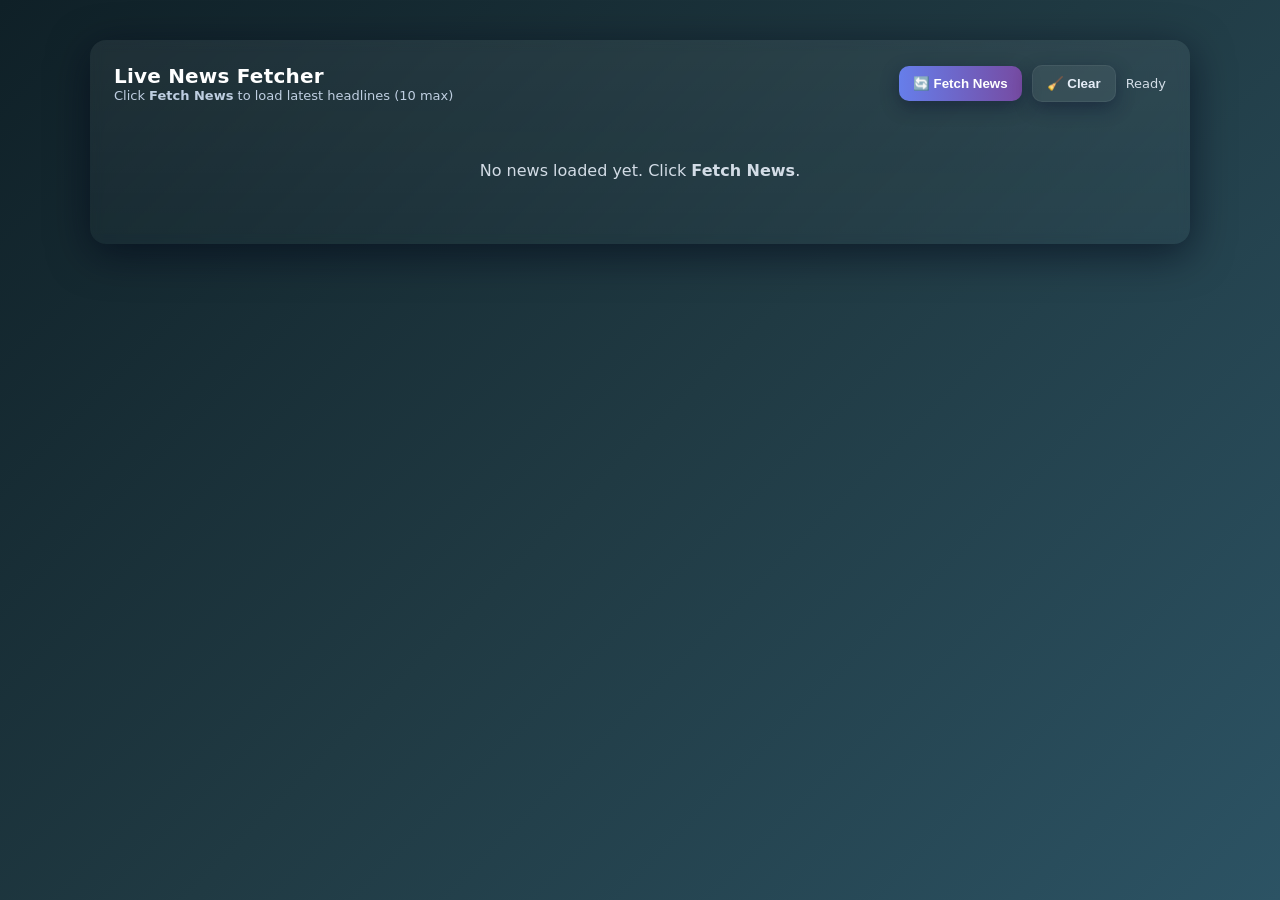
<file: news-api/index.html>
<!DOCTYPE html>
<html lang="en">
<head>
  <meta charset="utf-8" />
  <meta name="viewport" content="width=device-width,initial-scale=1" />
  <title>News Fetcher — Cards</title>
  <link rel="stylesheet" href="style.css" />
</head>
<body>
  <div class="container" role="main">
    <header>
      <div>
        <h1>Live News Fetcher</h1>
        <p>Click <strong>Fetch News</strong> to load latest headlines (10 max)</p>
      </div>

      <div class="controls" aria-hidden="false">
        <button id="fetchBtn" class="btn btn-primary">🔄 Fetch News</button>
        <button id="clearBtn" class="btn btn-ghost">🧹 Clear</button>
        <div id="status" class="status">Ready</div>
      </div>
    </header>

    <section id="results" aria-live="polite">
      <div class="empty">No news loaded yet. Click <strong>Fetch News</strong>.</div>
    </section>
  </div>

  <script src="script.js"></script>
</body>
</html>
</file>
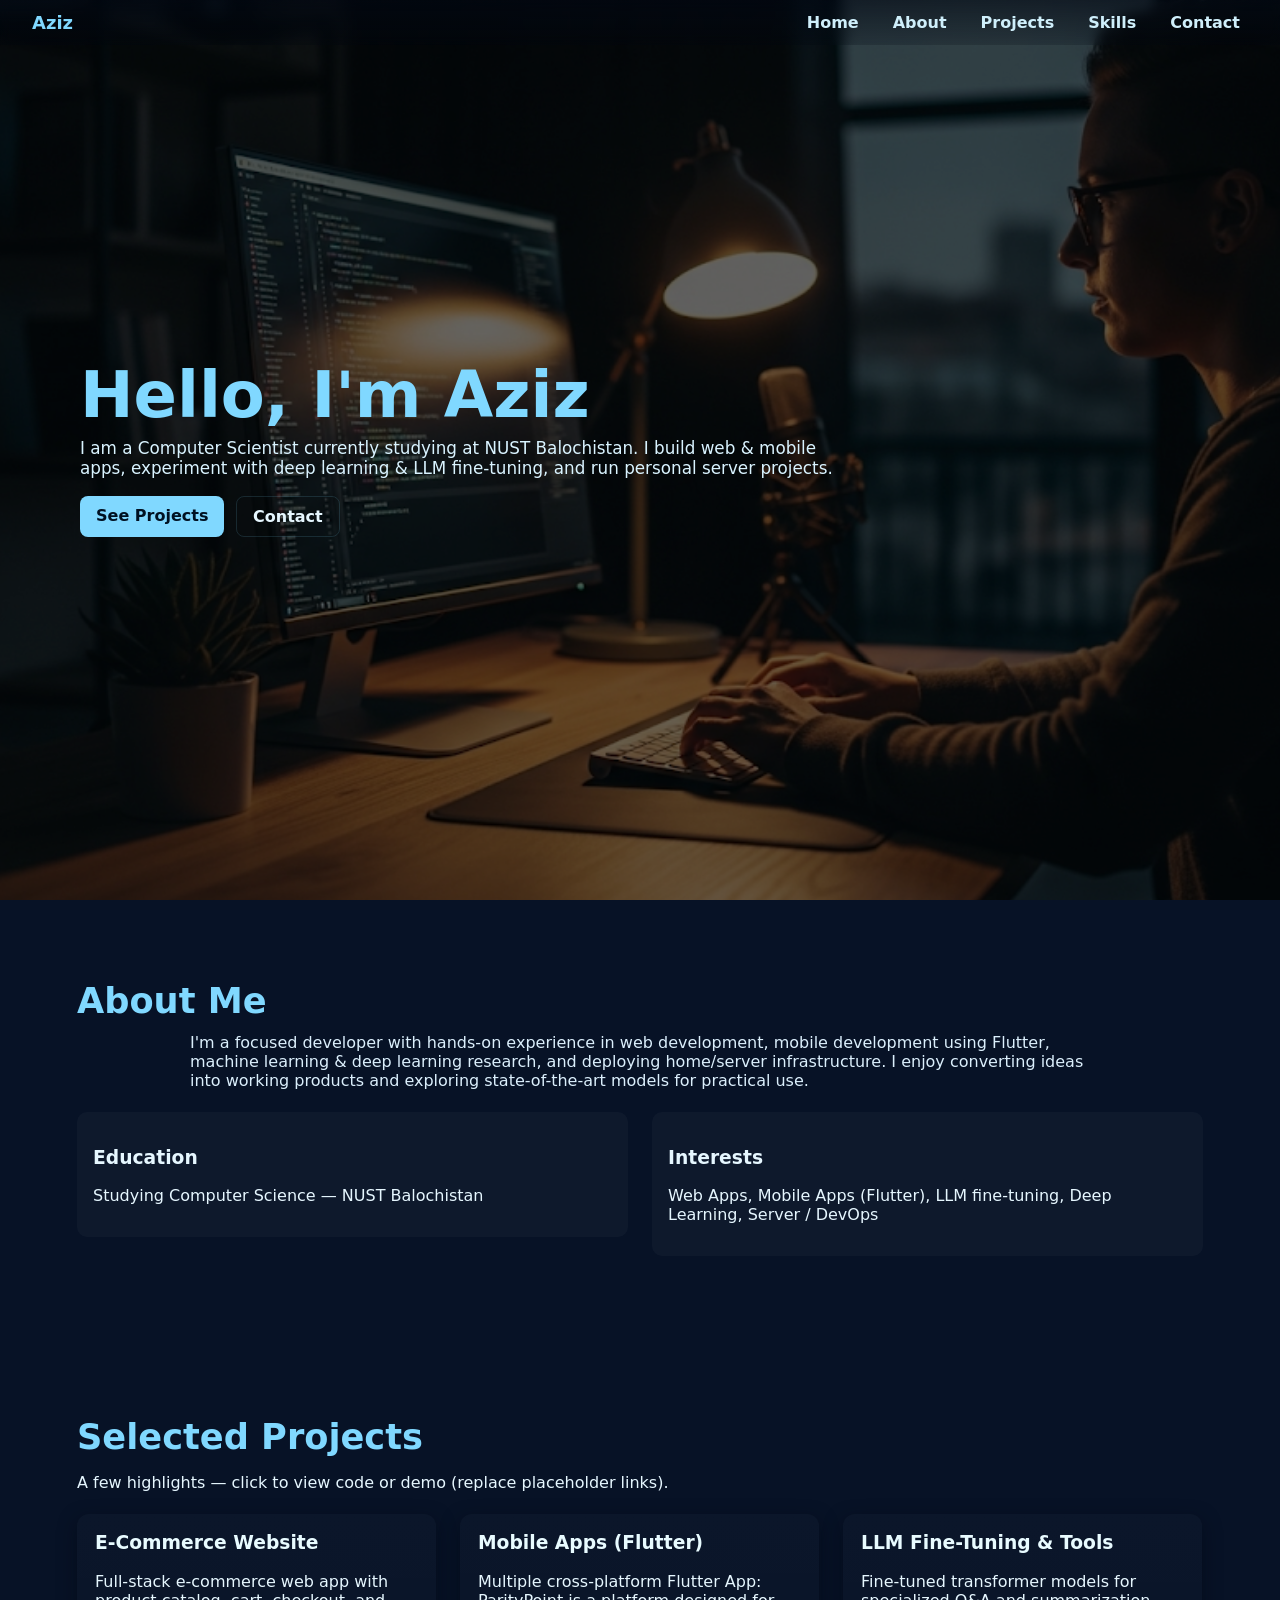
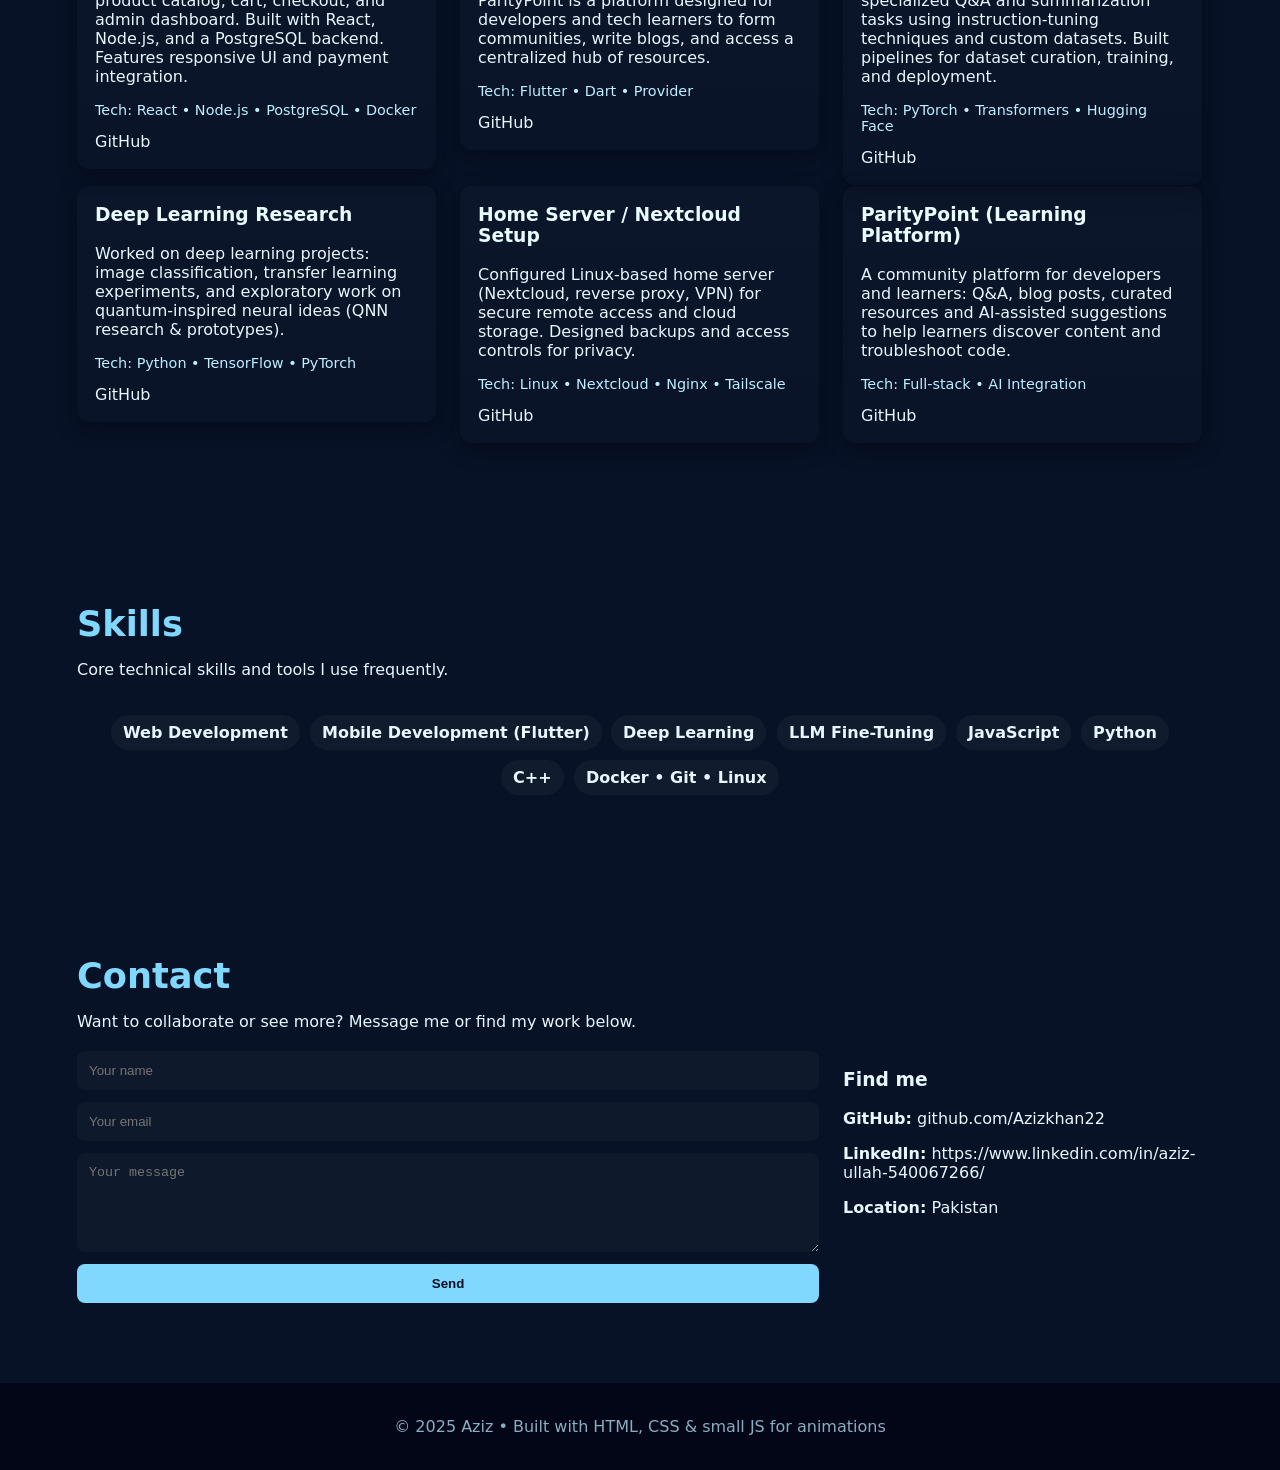
<file: portfolio/index.html>
<!DOCTYPE html>
<html lang="en">

<head>
    <meta charset="utf-8" />
    <meta name="viewport" content="width=device-width,initial-scale=1" />
    <title>Aziz — Portfolio</title>
    <link rel="stylesheet" href="style.css" />
</head>

<body>
    <header class="header" id="home">
        <nav class="navbar">
            <div class="nav-brand">
                <a href="#home" class="brand animate" data-anim="left">Aziz</a>
            </div>
            <ul class="nav-links">
                <li><a href="#home" class="animate" data-anim="up">Home</a></li>
                <li><a href="#about" class="animate" data-anim="up">About</a></li>
                <li><a href="#projects" class="animate" data-anim="up">Projects</a></li>
                <li><a href="#skills" class="animate" data-anim="up">Skills</a></li>
                <li><a href="#contact" class="animate" data-anim="up">Contact</a></li>
            </ul>
        </nav>

        <div class="hero-img">
            <img src="hero.png" alt="Hero background" />
        </div>

        <div class="hero-content">
            <h1 class="hero-title animate" data-anim="left">Hello, I'm Aziz</h1>
            <p class="hero-sub animate" data-anim="right">
                I am a Computer Scientist currently studying at NUST Balochistan. I build web & mobile apps,
                experiment with deep learning & LLM fine-tuning, and run personal server projects.
            </p>

            <div class="hero-cta">
                <a class="btn animate" data-anim="up" href="#projects">See Projects</a>
                <a class="btn ghost animate" data-anim="up" href="#contact">Contact</a>
            </div>
        </div>
    </header>

    <section id="about" class="section about">
        <div class="container">
            <h2 class="animate" data-anim="left">About Me</h2>
            <p class="lead animate" data-anim="right">
                I'm a focused developer with hands-on experience in web development, mobile development using Flutter,
                machine learning & deep learning research, and deploying home/server infrastructure. I enjoy converting
                ideas into working products and exploring state-of-the-art models for practical use.
            </p>
            <div class="row" style="margin-top:22px;">
                <div class="col-6">
                    <div class="card animate" data-anim="left">
                        <h3>Education</h3>
                        <p>Studying Computer Science — NUST Balochistan</p>
                    </div>
                </div>
                <div class="col-6">
                    <div class="card animate" data-anim="right">
                        <h3>Interests</h3>
                        <p>Web Apps, Mobile Apps (Flutter), LLM fine-tuning, Deep Learning, Server / DevOps</p>
                    </div>
                </div>
            </div>
        </div>
    </section>

    <section id="projects" class="section projects">
        <div class="container">
            <h2 class="animate" data-anim="left">Selected Projects</h2>
            <p class="animate" data-anim="right">A few highlights — click to view code or demo (replace placeholder links).</p>
            <div class="row" style="margin-top:22px;">
                <div class="col-4">
                    <article class="project-card animate" data-anim="left">
                        <h3>E-Commerce Website</h3>
                        <p>Full-stack e-commerce web app with product catalog, cart, checkout, and admin dashboard. Built with React, Node.js, and a PostgreSQL backend. Features responsive UI and payment integration.</p>
                        <p class="meta">Tech: React • Node.js • PostgreSQL • Docker</p>
                        <a class="link" href="https://github.com/Azizkhan22/react-app" target="_blank" rel="noopener">GitHub</a>
                    </article>
                </div>
                <div class="col-4">
                    <article class="project-card animate" data-anim="up">
                        <h3>Mobile Apps (Flutter)</h3>
                        <p>Multiple cross-platform Flutter App: ParityPoint is a platform designed for developers and tech learners to form communities, write blogs, and access a centralized hub of resources.</p>
                        <p class="meta">Tech: Flutter • Dart • Provider</p>
                        <a class="link" href="https://github.com/Azizkhan22/ParityPoint-MobileApp" target="_blank" rel="noopener">GitHub</a>
                    </article>
                </div>
                <div class="col-4">
                    <article class="project-card animate" data-anim="right">
                        <h3>LLM Fine-Tuning & Tools</h3>
                        <p>Fine-tuned transformer models for specialized Q&A and summarization tasks using instruction-tuning techniques and custom datasets. Built pipelines for dataset curation, training, and deployment.</p>
                        <p class="meta">Tech: PyTorch • Transformers • Hugging Face</p>
                        <a class="link" href="https://github.com/Azizkhan22" target="_blank" rel="noopener">GitHub</a>
                    </article>
                </div>
                <div class="col-4">
                    <article class="project-card animate" data-anim="left">
                        <h3>Deep Learning Research</h3>
                        <p>Worked on deep learning projects: image classification, transfer learning experiments, and exploratory work on quantum-inspired neural ideas (QNN research & prototypes).</p>
                        <p class="meta">Tech: Python • TensorFlow • PyTorch</p>
                        <a class="link" href="https://github.com/Azizkhan22/Kaggel-dataset-English-fake-news-NN-model" target="_blank" rel="noopener">GitHub</a>
                    </article>
                </div>
                <div class="col-4">
                    <article class="project-card animate" data-anim="up">
                        <h3>Home Server / Nextcloud Setup</h3>
                        <p>Configured Linux-based home server (Nextcloud, reverse proxy, VPN) for secure remote access and cloud storage. Designed backups and access controls for privacy.</p>
                        <p class="meta">Tech: Linux • Nextcloud • Nginx • Tailscale</p>
                        <a class="link" href="https://github.com/Azizkhan22/Kaggel-dataset-English-fake-news-NN-model" target="_blank" rel="noopener">GitHub</a>
                    </article>
                </div>
                <div class="col-4">
                    <article class="project-card animate" data-anim="right">
                        <h3>ParityPoint (Learning Platform)</h3>
                        <p>A community platform for developers and learners: Q&A, blog posts, curated resources and AI-assisted suggestions to help learners discover content and troubleshoot code.</p>
                        <p class="meta">Tech: Full-stack • AI Integration</p>
                        <a class="link" href="https://github.com/your-username/paritypoint" target="_blank" rel="noopener">GitHub</a>
                    </article>
                </div>
            </div>
        </div>
    </section>

    <section id="skills" class="section skills">
        <div class="container">
            <h2 class="animate" data-anim="left">Skills</h2>
            <p class="animate" data-anim="right">Core technical skills and tools I use frequently.</p>
            <div class="row" style="margin-top:18px;">
                <div class="col-12">
                    <div class="skills-list">
                        <span class="skill animate" data-anim="up">Web Development</span>
                        <span class="skill animate" data-anim="up" data-delay="50">Mobile Development (Flutter)</span>
                        <span class="skill animate" data-anim="up" data-delay="100">Deep Learning</span>
                        <span class="skill animate" data-anim="up" data-delay="150">LLM Fine-Tuning</span>
                        <span class="skill animate" data-anim="up" data-delay="200">JavaScript</span>
                        <span class="skill animate" data-anim="up" data-delay="250">Python</span>
                        <span class="skill animate" data-anim="up" data-delay="300">C++</span>
                        <span class="skill animate" data-anim="up" data-delay="350">Docker • Git • Linux</span>
                    </div>
                </div>
            </div>
        </div>
    </section>

    <section id="contact" class="section contact">
        <div class="container">
            <h2 class="animate" data-anim="left">Contact</h2>
            <p class="animate" data-anim="right">Want to collaborate or see more? Message me or find my work below.</p>
            <div class="row" style="margin-top:20px; align-items: start;">
                <div class="col-8">
                    <form class="contact-form animate" data-anim="up">
                        <input type="text" name="name" placeholder="Your name" required />
                        <input type="email" name="email" placeholder="Your email" required />
                        <textarea name="message" rows="5" placeholder="Your message" required></textarea>
                        <button type="submit">Send</button>
                    </form>
                </div>
                <div class="col-4">
                    <aside class="contact-info animate" data-anim="right">
                        <h3>Find me</h3>
                        <p>
                            <strong>GitHub:</strong>
                            <a href="https://github.com/Azizkhan22" target="_blank" rel="noopener">github.com/Azizkhan22</a>
                        </p>
                        <p>
                            <strong>LinkedIn:</strong>
                            <a href="https://www.linkedin.com/in/aziz-ullah-540067266/" target="_blank" rel="noopener">https://www.linkedin.com/in/aziz-ullah-540067266/</a>
                        </p>
                        <p><strong>Location:</strong> Pakistan</p>
                    </aside>
                </div>
            </div>
        </div>
    </section>

    <footer class="footer">
        <div class="container">
            <p>© 2025 Aziz • Built with HTML, CSS & small JS for animations</p>
        </div>
    </footer>

    <script>
        (function () {
            const opts = { root: null, rootMargin: '0px', threshold: 0.12 };
            const observer = new IntersectionObserver((entries) => {
                entries.forEach(entry => {
                    if (entry.isIntersecting) {
                        const el = entry.target;

                        const delay = el.dataset.delay ? parseInt(el.dataset.delay) : 0;
                        setTimeout(() => el.classList.add('in-view'), delay);

                        observer.unobserve(el);
                    }
                });
            }, opts);

            document.querySelectorAll('.animate').forEach(el => observer.observe(el));
        })();
    </script>
</body>

</html>
</file>
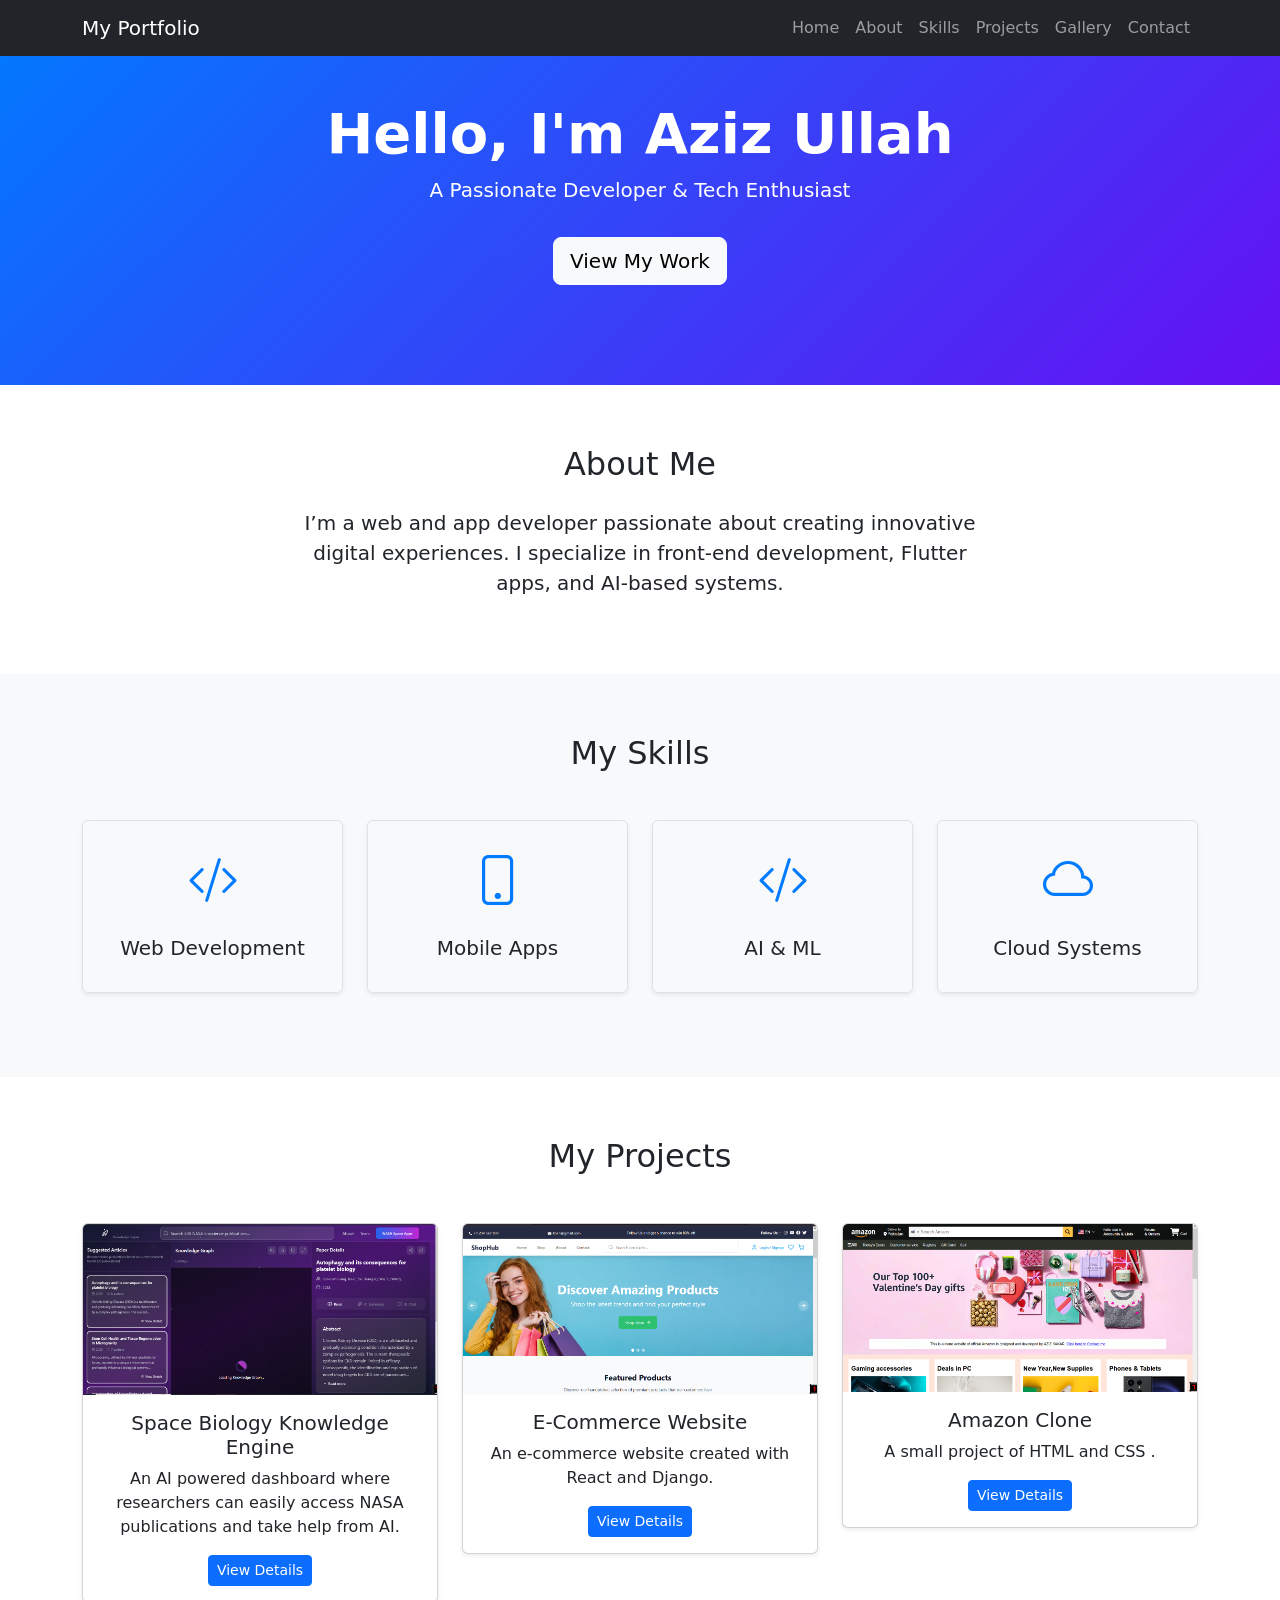
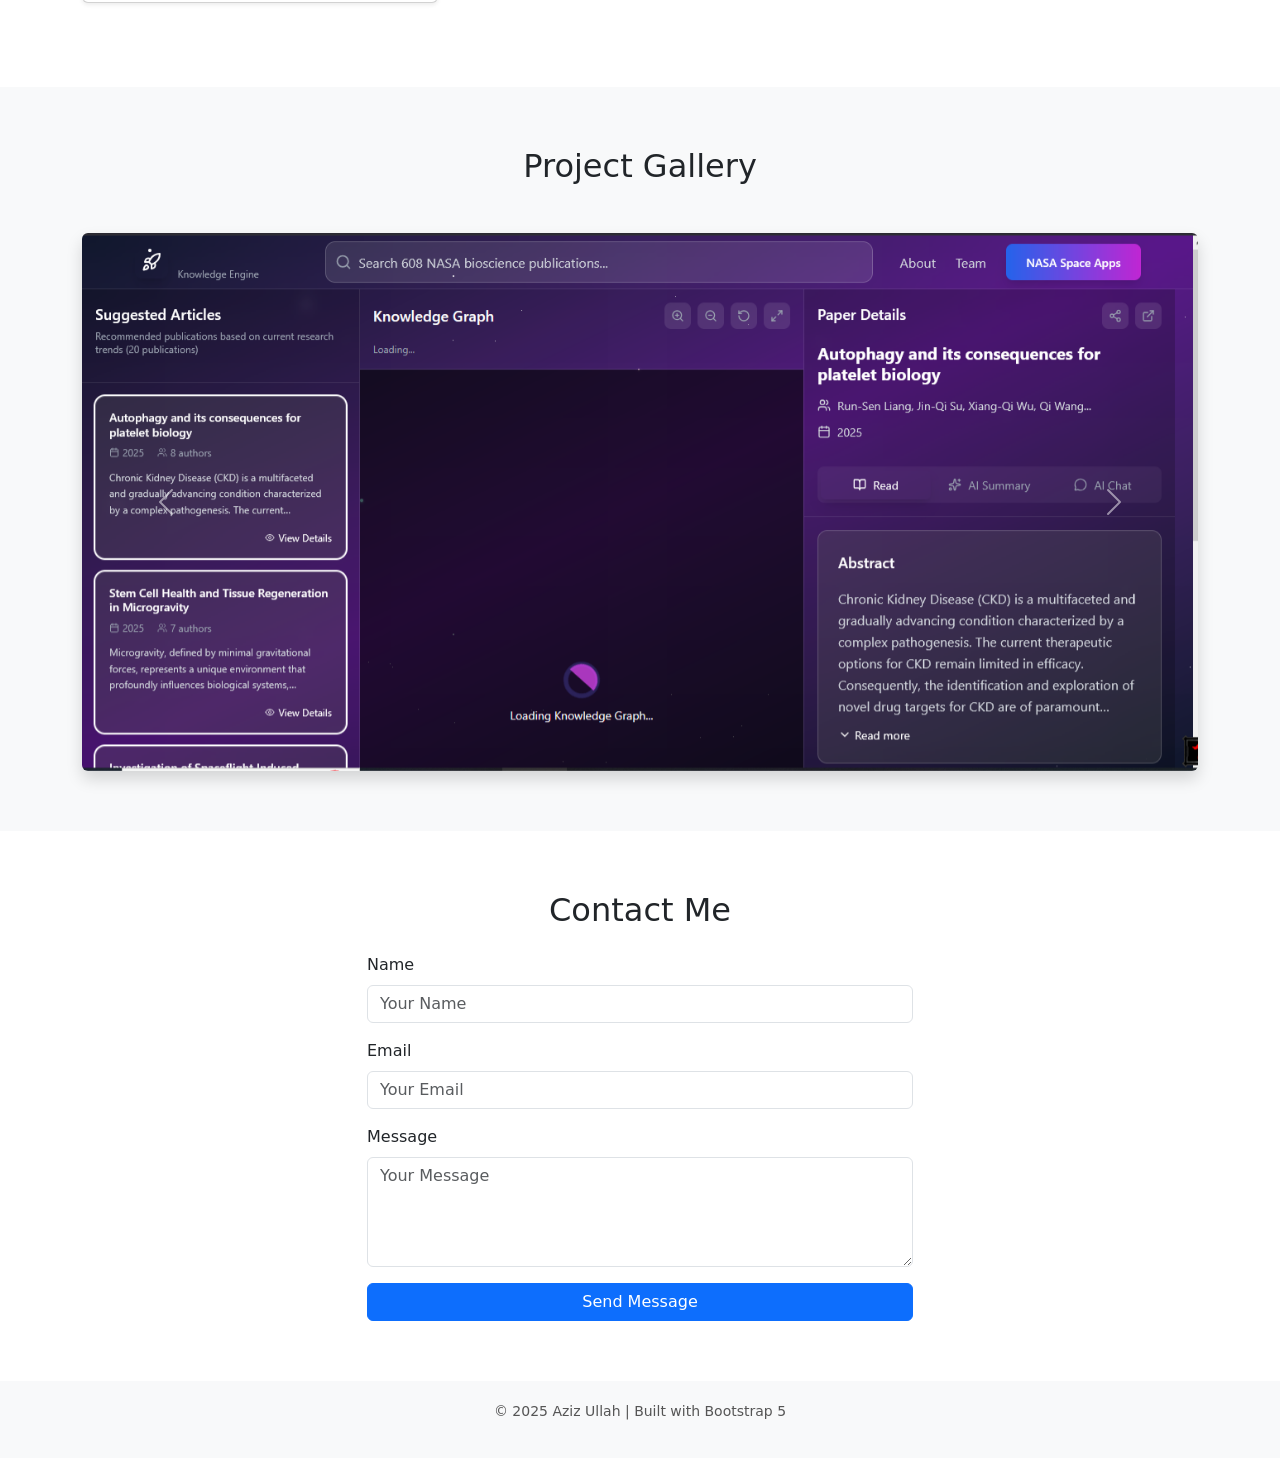
<file: portfolio2/index.html>
<!DOCTYPE html>
<html lang="en">
<head>
  <meta charset="UTF-8" />
  <meta name="viewport" content="width=device-width, initial-scale=1.0" />
  <title>My Portfolio</title>

  <link href="https://cdn.jsdelivr.net/npm/bootstrap@5.3.3/dist/css/bootstrap.min.css" rel="stylesheet">

  <style>
    body {
      scroll-behavior: smooth;
    }
    header {
      background: linear-gradient(135deg, #007bff, #6610f2);
      color: white;
      padding: 100px 0;
      text-align: center;
    }
    section {
      padding: 60px 0;
    }
    .skill-icon {
      font-size: 50px;
      color: #007bff;
    }
    footer {
      background-color: #f8f9fa;
      padding: 20px;
      text-align: center;
      font-size: 14px;
      color: #555;
    }
  </style>
</head>
<body>

  <nav class="navbar navbar-expand-lg navbar-dark bg-dark fixed-top">
    <div class="container">
      <a class="navbar-brand" href="#">My Portfolio</a>
      <button class="navbar-toggler" type="button" data-bs-toggle="collapse" data-bs-target="#navbarNav">
        <span class="navbar-toggler-icon"></span>
      </button>

      <div class="collapse navbar-collapse" id="navbarNav">
        <ul class="navbar-nav ms-auto">
          <li class="nav-item"><a class="nav-link" href="#home">Home</a></li>
          <li class="nav-item"><a class="nav-link" href="#about">About</a></li>
          <li class="nav-item"><a class="nav-link" href="#skills">Skills</a></li>
          <li class="nav-item"><a class="nav-link" href="#projects">Projects</a></li>
          <li class="nav-item"><a class="nav-link" href="#gallery">Gallery</a></li>
          <li class="nav-item"><a class="nav-link" href="#contact">Contact</a></li>
        </ul>
      </div>
    </div>
  </nav>

  <header id="home">
    <div class="container">
      <h1 class="display-4 fw-bold">Hello, I'm Aziz Ullah</h1>
      <p class="lead">A Passionate Developer & Tech Enthusiast</p>
      <a href="#projects" class="btn btn-light btn-lg mt-3">View My Work</a>
    </div>
  </header>

  <section id="about">
    <div class="container text-center">
      <h2 class="mb-4">About Me</h2>
      <p class="lead mx-auto" style="max-width: 700px;">
        I’m a web and app developer passionate about creating innovative digital experiences.
        I specialize in front-end development, Flutter apps, and AI-based systems.
      </p>
    </div>
  </section>

  <section id="skills" class="bg-light">
    <div class="container text-center">
      <h2 class="mb-5">My Skills</h2>
      <div class="row">
        <div class="col-md-3 mb-4">
          <div class="p-4 border rounded shadow-sm">
            <i class="skill-icon bi bi-code-slash"></i>
            <h5 class="mt-3">Web Development</h5>
          </div>
        </div>
        <div class="col-md-3 mb-4">
          <div class="p-4 border rounded shadow-sm">
            <i class="skill-icon bi bi-phone"></i>
            <h5 class="mt-3">Mobile Apps</h5>
          </div>
        </div>
        <div class="col-md-3 mb-4">
          <div class="p-4 border rounded shadow-sm">
            <i class="skill-icon bi bi-code-slash"></i>
            <h5 class="mt-3">AI & ML</h5>
          </div>
        </div>
        <div class="col-md-3 mb-4">
          <div class="p-4 border rounded shadow-sm">
            <i class="skill-icon bi bi-cloud"></i>
            <h5 class="mt-3">Cloud Systems</h5>
          </div>
        </div>
      </div>
    </div>
  </section>

  <section id="projects">
    <div class="container text-center">
      <h2 class="mb-5">My Projects</h2>
      <div class="row">
        <div class="col-md-4 mb-4">
          <div class="card shadow-sm">
            <img src="nasa.png" class="card-img-top" alt="Project 1">
            <div class="card-body">
              <h5 class="card-title">Space Biology Knowledge Engine</h5>
              <p class="card-text">An AI powered dashboard where researchers can easily access NASA publications and take help from AI.</p>
              <a href="#" class="btn btn-primary btn-sm">View Details</a>
            </div>
          </div>
        </div>
        <div class="col-md-4 mb-4">
          <div class="card shadow-sm">
            <img src="e-commerce.png" class="card-img-top" alt="Project 2">
            <div class="card-body">
              <h5 class="card-title">E-Commerce Website</h5>
              <p class="card-text">An e-commerce website created with React and Django.</p>
              <a href="#" class="btn btn-primary btn-sm">View Details</a>
            </div>
          </div>
        </div>
        <div class="col-md-4 mb-4">
          <div class="card shadow-sm">
            <img src="amazon.png" class="card-img-top" alt="Project 3">
            <div class="card-body">
              <h5 class="card-title">Amazon Clone</h5>
              <p class="card-text">A small project of HTML and CSS .</p>
              <a href="#" class="btn btn-primary btn-sm">View Details</a>
            </div>
          </div>
        </div>
      </div>
    </div>
  </section>

  <section id="gallery" class="bg-light">
    <div class="container text-center">
      <h2 class="mb-5">Project Gallery</h2>
      <div id="portfolioCarousel" class="carousel slide" data-bs-ride="carousel">
        <div class="carousel-inner rounded shadow">
          <div class="carousel-item active">
            <img src="nasa.png" class="d-block w-100" alt="Project Image 1">
          </div>
          <div class="carousel-item">
            <img src="e-commerce.png" class="d-block w-100" alt="Project Image 2">
          </div>
          <div class="carousel-item">
            <img src="amazon.png" class="d-block w-100" alt="Project Image 3">
          </div>
        </div>
        <button class="carousel-control-prev" type="button" data-bs-target="#portfolioCarousel" data-bs-slide="prev">
          <span class="carousel-control-prev-icon"></span>
        </button>
        <button class="carousel-control-next" type="button" data-bs-target="#portfolioCarousel" data-bs-slide="next">
          <span class="carousel-control-next-icon"></span>
        </button>
      </div>
    </div>
  </section>

  <section id="contact">
    <div class="container">
      <h2 class="text-center mb-4">Contact Me</h2>
      <div class="row justify-content-center">
        <div class="col-md-6">
          <form>
            <div class="mb-3">
              <label for="name" class="form-label">Name</label>
              <input type="text" class="form-control" id="name" placeholder="Your Name" required>
            </div>
            <div class="mb-3">
              <label for="email" class="form-label">Email</label>
              <input type="email" class="form-control" id="email" placeholder="Your Email" required>
            </div>
            <div class="mb-3">
              <label for="message" class="form-label">Message</label>
              <textarea class="form-control" id="message" rows="4" placeholder="Your Message" required></textarea>
            </div>
            <button type="submit" class="btn btn-primary w-100">Send Message</button>
          </form>
        </div>
      </div>
    </div>
  </section>


  <footer>
    <p>&copy; 2025 Aziz Ullah | Built with Bootstrap 5</p>
  </footer>


  <script src="https://cdn.jsdelivr.net/npm/bootstrap@5.3.3/dist/js/bootstrap.bundle.min.js"></script>

  <link href="https://cdn.jsdelivr.net/npm/bootstrap-icons@1.10.5/font/bootstrap-icons.css" rel="stylesheet">
</body>
</html>
</file>
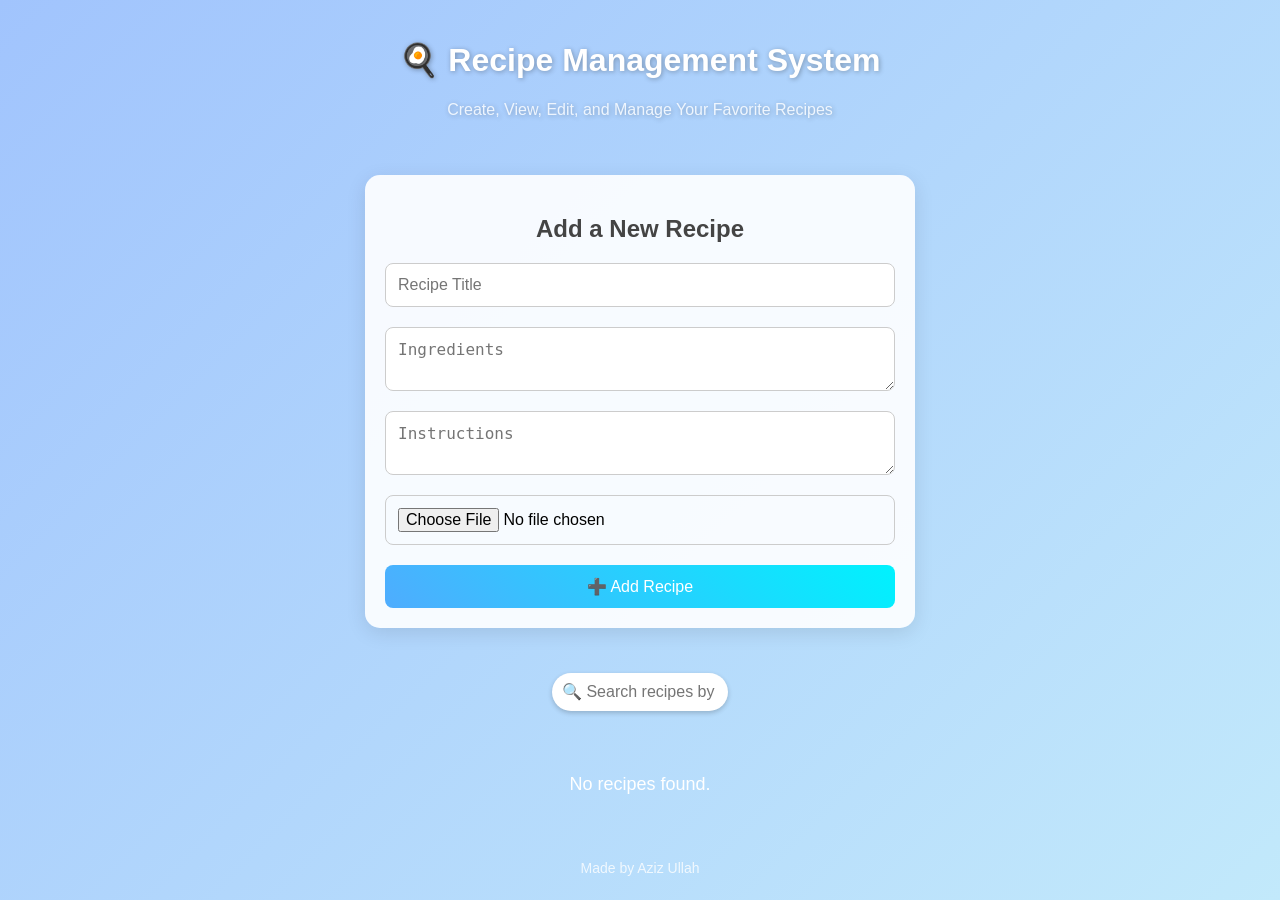
<file: recipe-management-system/index.html>
<!DOCTYPE html>
<html lang="en">
<head>
  <meta charset="UTF-8" />
  <meta name="viewport" content="width=device-width, initial-scale=1.0" />
  <title>🍳 Recipe Management System</title>
  <link rel="stylesheet" href="style.css" />
</head>
<body>

  <header>
    <h1>🍳 Recipe Management System</h1>
    <p class="subtitle">Create, View, Edit, and Manage Your Favorite Recipes</p>
  </header>

  <section class="form-section">
    <form id="recipeForm">
      <h2>Add a New Recipe</h2>
      <input type="text" id="title" placeholder="Recipe Title" required />
      <textarea id="ingredients" placeholder="Ingredients" required></textarea>
      <textarea id="instructions" placeholder="Instructions" required></textarea>
      <input type="file" id="image" accept="image/*" />
      <button type="submit" class="add-btn">➕ Add Recipe</button>
    </form>
  </section>


  <section class="search-section">
    <input type="text" id="search" placeholder="🔍 Search recipes by title or ingredients..." />
  </section>

  <section id="recipeList"></section>

  <footer>
    <p>Made by Aziz Ullah</p>
  </footer>

  <script src="script.js"></script>
</body>
</html>
</file>
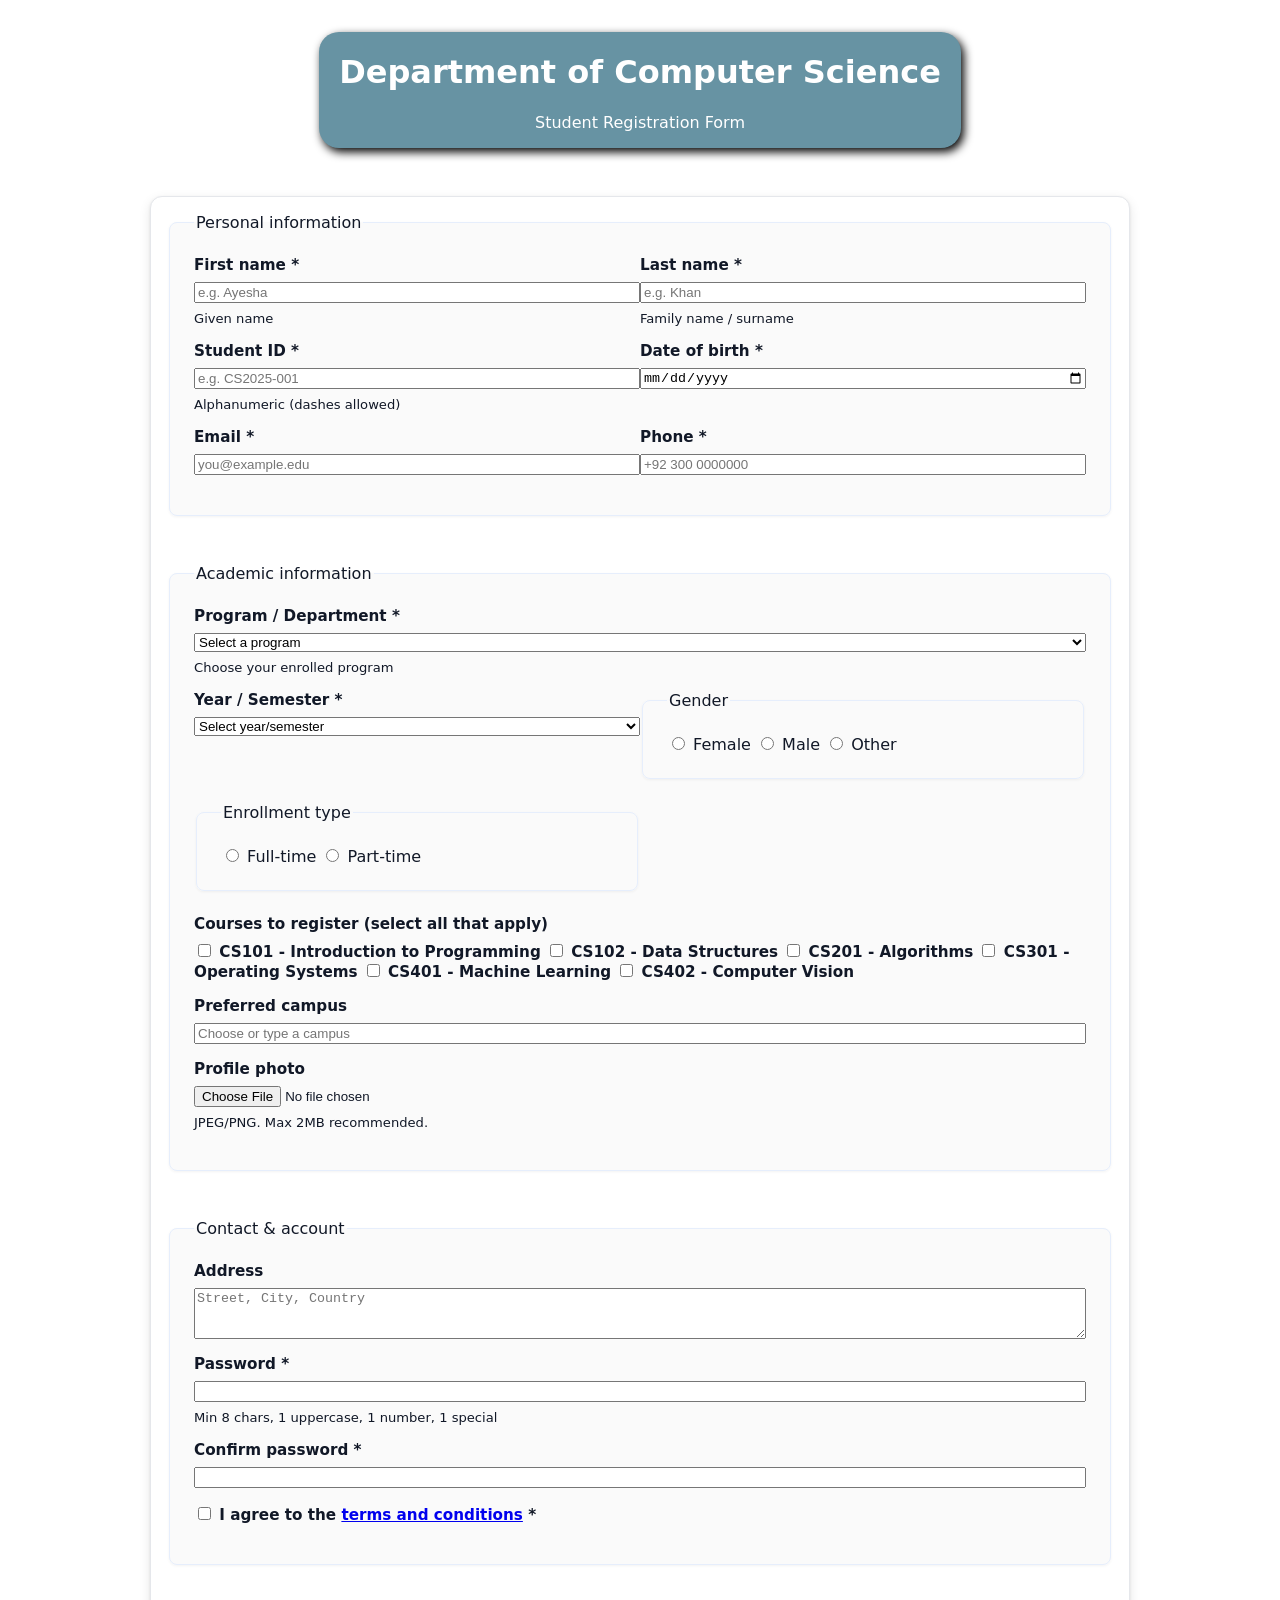
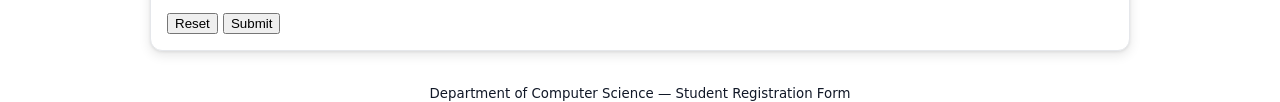
<file: Student_reg_form/index.html>
<!doctype html>
<html lang="en">
<head>
  <meta charset="utf-8">
  <meta name="viewport" content="width=device-width,initial-scale=1">
  <title>Student Registration — Department of Computer Science</title>
  <link rel="stylesheet" href="style.css">
</head>
<body>
  <header class="site-header">
    <h1>Department of Computer Science</h1>
    <p class="lead">Student Registration Form</p>
  </header>

  <main>

    <form class="card form-grid" action="#" method="post" novalidate>

      <fieldset class="personal" aria-labelledby="personal-legend">
        <legend id="personal-legend">Personal information</legend>

        <div class="field-row">
          <label for="firstName">First name <span aria-hidden="true">*</span></label>
          <input id="firstName" name="firstName" type="text" placeholder="e.g. Ayesha" required aria-required="true">
          <small id="firstNameHelp" class="helper">Given name</small>
        </div>

        <div class="field-row">
          <label for="lastName">Last name <span aria-hidden="true">*</span></label>
          <input id="lastName" name="lastName" type="text" placeholder="e.g. Khan" required aria-required="true">
          <small class="helper">Family name / surname</small>
        </div>

        <div class="field-row">
          <label for="studentId">Student ID <span aria-hidden="true">*</span></label>
          <input id="studentId" name="studentId" type="text" placeholder="e.g. CS2025-001" pattern="[A-Za-z0-9\-]+" title="Alphanumeric and dashes only" required aria-describedby="studentIdHelp">
          <small id="studentIdHelp" class="helper">Alphanumeric (dashes allowed)</small>
        </div>

        <div class="field-row">
          <label for="dob">Date of birth <span aria-hidden="true">*</span></label>
          <input id="dob" name="dob" type="date" required>
        </div>

        <div class="field-row">
          <label for="email">Email <span aria-hidden="true">*</span></label>
          <input id="email" name="email" type="email" placeholder="you@example.edu" required>
        </div>

        <div class="field-row">
          <label for="phone">Phone <span aria-hidden="true">*</span></label>
          <input id="phone" name="phone" type="tel" placeholder="+92 300 0000000" pattern="\+?[0-9\s\-]{7,}" title="Include country code if possible" required>
        </div>

      </fieldset>

      <fieldset class="academic" aria-labelledby="academic-legend">
        <legend id="academic-legend">Academic information</legend>

        <div class="field-row full-width">
          <label for="program">Program / Department <span aria-hidden="true">*</span></label>
          <select id="program" name="program" required>
            <option value="">Select a program</option>
            <optgroup label="Undergraduate">
              <option value="bs_cs">BS Computer Science</option>
              <option value="bs_se">BS Software Engineering</option>
              <option value="bs_it">BS Information Technology</option>
            </optgroup>
            <optgroup label="Graduate">
              <option value="ms_cs">MS Computer Science</option>
              <option value="ms_se">MS Software Engineering</option>
            </optgroup>
          </select>
          <small class="helper">Choose your enrolled program</small>
        </div>

        <div class="field-row">
          <label for="year">Year / Semester <span aria-hidden="true">*</span></label>
          <select id="year" name="year" required>
            <option value="">Select year/semester</option>
            <option>1 / Semester 1</option>
            <option>1 / Semester 2</option>
            <option>2 / Semester 1</option>
            <option>2 / Semester 2</option>
            <option>3 / Semester 1</option>
            <option>3 / Semester 2</option>
            <option>4 / Semester 1</option>
            <option>4 / Semester 2</option>
          </select>
        </div>

        <fieldset class="fieldset-inline" aria-labelledby="gender-legend">
          <legend id="gender-legend">Gender</legend>
          <label><input type="radio" name="gender" value="female" required> Female</label>
          <label><input type="radio" name="gender" value="male"> Male</label>
          <label><input type="radio" name="gender" value="other"> Other</label>
        </fieldset>

        <fieldset class="fieldset-inline" aria-labelledby="enroll-legend">
          <legend id="enroll-legend">Enrollment type</legend>
          <label><input type="radio" name="enrollType" value="full" required> Full-time</label>
          <label><input type="radio" name="enrollType" value="part"> Part-time</label>
        </fieldset>

        <div class="field-row full-width">
          <label>Courses to register (select all that apply)</label>
          <div class="checkbox-grid" role="group" aria-label="Courses to register">
            <label><input type="checkbox" name="courses" value="cs101"> CS101 - Introduction to Programming</label>
            <label><input type="checkbox" name="courses" value="cs102"> CS102 - Data Structures</label>
            <label><input type="checkbox" name="courses" value="cs201"> CS201 - Algorithms</label>
            <label><input type="checkbox" name="courses" value="cs301"> CS301 - Operating Systems</label>
            <label><input type="checkbox" name="courses" value="cs401"> CS401 - Machine Learning</label>
            <label><input type="checkbox" name="courses" value="cs402"> CS402 - Computer Vision</label>
          </div>
        </div>

        <div class="field-row full-width">
          <label for="campus">Preferred campus</label>

          <input list="campuses" id="campus" name="campus" placeholder="Choose or type a campus">
          <datalist id="campuses">
            <option value="Main Campus"></option>
            <option value="City Campus"></option>
            <option value="North Campus"></option>
          </datalist>
        </div>

        <div class="field-row full-width">
          <label for="photo">Profile photo</label>
          <input id="photo" name="photo" type="file" accept="image/*" aria-describedby="photoHelp">
          <small id="photoHelp" class="helper">JPEG/PNG. Max 2MB recommended.</small>
        </div>

      </fieldset>

      <fieldset aria-labelledby="address-legend">
        <legend id="address-legend">Contact & account</legend>

        <div class="field-row full-width">
          <label for="address">Address</label>
          <textarea id="address" name="address" rows="3" placeholder="Street, City, Country"></textarea>
        </div>

        <div class="field-row">
          <label for="password">Password <span aria-hidden="true">*</span></label>
          <input id="password" name="password" type="password"
                 pattern="(?=.*[A-Z])(?=.*\d)(?=.*[^\w\s]).{8,}"
                 title="Minimum 8 characters, include one uppercase letter, one number and one special character."
                 required aria-describedby="pwdHelp">
          <small id="pwdHelp" class="helper">Min 8 chars, 1 uppercase, 1 number, 1 special</small>
        </div>

        <div class="field-row">
          <label for="confirmPassword">Confirm password <span aria-hidden="true">*</span></label>
          <input id="confirmPassword" name="confirmPassword" type="password" pattern="(?=.*[A-Z])(?=.*\d)(?=.*[^\w\s]).{8,}" title="Repeat the password exactly" required>
        </div>

        <div class="field-row full-width">
          <label class="terms"><input type="checkbox" id="agree" name="agree" required> I agree to the <a href="#">terms and conditions</a> <span aria-hidden="true">*</span></label>
        </div>

      </fieldset>


      <div class="form-actions full-width">
        <button type="reset" class="btn btn-outline">Reset</button>
        <button type="submit" class="btn btn-primary">Submit</button>
      </div>

    </form>

  </main>

  <footer class="site-footer">
    <small>Department of Computer Science — Student Registration Form</small>
  </footer>
</body>
</html>
</file>
<file: news-api/style.css>
:root {
    --glass: rgba(255, 255, 255, 0.85);
    --accent1: #667eea;
    --accent2: #764ba2;
}

* {
    box-sizing: border-box
}

body {
    margin: 0;
    min-height: 100vh;
    font-family: Inter, system-ui, -apple-system, "Segoe UI", Roboto, "Helvetica Neue", Arial;
    background: linear-gradient(135deg, #0f2027 0%, #203a43 50%, #2c5364 100%);
    display: flex;
    align-items: flex-start;
    justify-content: center;
    padding: 40px 20px;
    color: #0f1724;
    -webkit-font-smoothing: antialiased;
    -moz-osx-font-smoothing: grayscale;
}

.container {
    width: 100%;
    max-width: 1100px;
    background: linear-gradient(180deg, rgba(255, 255, 255, 0.06), rgba(255, 255, 255, 0.02));
    border-radius: 16px;
    padding: 24px;
    box-shadow: 0 10px 40px rgba(2, 6, 23, 0.6);
    backdrop-filter: blur(6px);
    color: #eef2ff;
}

header {
    display: flex;
    align-items: center;
    justify-content: space-between;
    gap: 16px;
    margin-bottom: 18px;
}

header h1 {
    margin: 0;
    font-size: 20px;
    letter-spacing: 0.2px;
    color: #fff;
}

header p {
    margin: 0;
    opacity: 0.85;
    font-size: 13px;
    color: #dbeafe;
}


.controls {
    display: flex;
    gap: 10px;
    align-items: center;
}

.btn {
    appearance: none;
    border: 0;
    padding: 10px 14px;
    border-radius: 10px;
    font-weight: 600;
    cursor: pointer;
    display: inline-flex;
    align-items: center;
    gap: 8px;
    transition: transform .18s ease, box-shadow .18s ease;
    box-shadow: 0 6px 18px rgba(12, 18, 46, 0.45);
    color: #081129;
}

.btn:active {
    transform: translateY(1px)
}

.btn-primary {
    background: linear-gradient(90deg, var(--accent1), var(--accent2));
    color: #fff;
}

.btn-ghost {
    background: rgba(255, 255, 255, 0.06);
    color: #e6eef8;
    border: 1px solid rgba(255, 255, 255, 0.06);
}

.status {
    font-size: 13px;
    opacity: 0.9;
    color: #e6eef8;
}

.grid {
    display: grid;
    grid-template-columns: repeat(auto-fill, minmax(260px, 1fr));
    gap: 18px;
    margin-top: 18px;
}

.card {
    background: linear-gradient(180deg, rgba(255, 255, 255, 0.03), rgba(255, 255, 255, 0.02));
    border-radius: 12px;
    overflow: hidden;
    display: flex;
    flex-direction: column;
    min-height: 320px;
    transition: transform .25s cubic-bezier(.2, .9, .2, 1), box-shadow .25s;
    box-shadow: 0 8px 30px rgba(2, 6, 23, 0.45);
    border: 1px solid rgba(255, 255, 255, 0.03);
}

.card:hover {
    transform: translateY(-8px) scale(1.01);
    box-shadow: 0 20px 45px rgba(2, 6, 23, 0.65);
}

.thumb {
    height: 150px;
    width: 100%;
    object-fit: cover;
    background: linear-gradient(90deg, #111827, #0f1724);
    display: block;
}

.card-body {
    padding: 12px 14px;
    display: flex;
    flex-direction: column;
    gap: 8px;
    flex: 1;
}

.card h3 {
    margin: 0;
    font-size: 16px;
    color: #fff;
    line-height: 1.2;
    height: 42px;
    overflow: hidden;
}

.card p {
    margin: 0;
    font-size: 13px;
    color: #dbeafe;
    opacity: 0.9;
    flex: 1;
    overflow: hidden;
}

.card .meta {
    display: flex;
    justify-content: space-between;
    align-items: center;
    margin-top: 10px;
    gap: 8px;
}

.chip {
    font-size: 12px;
    padding: 6px 8px;
    border-radius: 999px;
    background: rgba(255, 255, 255, 0.04);
    color: #e6eef8;
    border: 1px solid rgba(255, 255, 255, 0.02);
}

.link {
    text-decoration: none;
    padding: 8px 10px;
    border-radius: 8px;
    background: linear-gradient(90deg, #fff, #e6f3ff);
    font-weight: 700;
    color: #0b1220;
    box-shadow: 0 6px 12px rgba(11, 18, 32, 0.18);
    transition: transform .12s ease;
}

.link:hover {
    transform: translateY(-3px)
}

.empty {
    padding: 40px;
    text-align: center;
    color: #e6eef8;
    opacity: 0.9;
}

@media (max-width:640px) {
    header {
        flex-direction: column;
        align-items: flex-start;
        gap: 10px
    }

    .controls {
        width: 100%;
        justify-content: space-between
    }
}
</file>
<file: portfolio/style.css>
* {
    box-sizing: border-box;
}

html,
body {
    margin: 0;
    padding: 0;
    font-family: system-ui, -apple-system, "Segoe UI", Roboto, "Helvetica Neue", Arial;
    background: #071226;
    color: #e6f7ff;
    scroll-behavior: smooth;
}

a {
    color: inherit;
    text-decoration: none;
}

.navbar {
    position: fixed;
    top: 0;
    left: 0;
    width: 100%;
    display: flex;
    justify-content: space-between;
    align-items: center;
    padding: 12px 32px;
    z-index: 1200;
    background: linear-gradient(180deg, rgba(2, 8, 20, 0.6), rgba(2, 8, 20, 0.2));
    backdrop-filter: blur(6px);
}

.nav-brand .brand {
    font-weight: 700;
    color: #80D8FF;
    font-size: 18px;
}

.nav-links {
    display: flex;
    gap: 18px;
    align-items: center;
    list-style: none;
    margin: 0;
    padding: 0;
}

.nav-links a {
    color: #cfeffb;
    font-weight: 600;
    padding: 8px;
    border-radius: 6px;
    transition: background .22s, transform .18s;
}

.nav-links a:hover {
    background: rgba(128, 216, 255, 0.08);
    transform: translateY(-2px);
    color: #00ffff;
}

.header {
    position: relative;
    height: 100vh;
    display: flex;
    align-items: center;
    overflow: hidden;
}

.hero-img {
    position: absolute;
    inset: 0;
    z-index: 0;
}

.hero-img img {
    width: 100%;
    height: 100%;
    object-fit: cover;
    filter: brightness(40%);
    transform: scale(1.02);
}

.hero-content {
    position: relative;
    z-index: 10;
    max-width: 900px;
    padding-left: 80px;
}

.hero-title {
    font-size: clamp(2.6rem, 5vw, 4rem);
    margin: 0 0 10px;
    color: #80D8FF;
    line-height: 1.02;
}

.hero-sub {
    font-size: 1.05rem;
    margin: 0 0 18px;
    color: #d9f3ff;
    max-width: 760px;
}

.hero-cta {
    display: flex;
    gap: 12px;
    margin-top: 18px;
}

.btn {
    background: #80D8FF;
    color: #012;
    padding: 10px 16px;
    border-radius: 8px;
    font-weight: 700;
    display: inline-block;
}

.btn.ghost {
    background: transparent;
    border: 1px solid rgba(128, 216, 255, 0.14);
    color: #e6f7ff
}

.section {
    padding: 80px 6vw;
}

.container {
    max-width: 1150px;
    margin: 0 auto;
}

.row {
    display: flex;
    flex-wrap: wrap;
    margin-left: -12px;
    margin-right: -12px;
}

.col-1 {
    flex: 0 0 8.3%;
    max-width: 8.3%;
    padding: 0 12px;
}

.col-2 {
    flex: 0 0 16.67%;
    max-width: 16.6%;
    padding: 0 12px;
}

.col-3 {
    flex: 0 0 25%;
    max-width: 25%;
    padding: 0 12px;
}

.col-4 {
    flex: 0 0 33.3%;
    max-width: 33.3%;
    padding: 0 12px;
}

.col-5 {
    flex: 0 0 41.6%;
    max-width: 41.6%;
    padding: 0 12px;
}

.col-6 {
    flex: 0 0 50%;
    max-width: 50%;
    padding: 0 12px;
}

.col-7 {
    flex: 0 0 58.3%;
    max-width: 58.3%;
    padding: 0 12px;
}

.col-8 {
    flex: 0 0 66.6%;
    max-width: 66.6%;
    padding: 0 12px;
}

.col-9 {
    flex: 0 0 75%;
    max-width: 75%;
    padding: 0 12px;
}

.col-10 {
    flex: 0 0 83.3%;
    max-width: 83.3%;
    padding: 0 12px;
}

.col-11 {
    flex: 0 0 91.6%;
    max-width: 91.6%;
    padding: 0 12px;
}

.col-12 {
    flex: 0 0 100%;
    max-width: 100%;
    padding: 0 12px;
}

@media (max-width: 880px) {
    .row {
        flex-direction: column;
        margin-left: 0;
        margin-right: 0;
    }

    [class^="col-"] {
        max-width: 100%;
        flex: 0 0 100%;
        padding: 0;
    }
}

.section h2 {
    font-size: 2.2rem;
    margin: 0 0 12px;
    color: #80D8FF;
}

.lead {
    color: #dbeffc;
    max-width: 900px;
    margin: 0 auto 20px;
}

.two-col {
    display: grid;
    grid-template-columns: repeat(auto-fit, minmax(260px, 1fr));
    gap: 18px;
    margin-top: 22px;
}

.card {
    background: rgba(255, 255, 255, 0.03);
    padding: 16px;
    border-radius: 10px;
}

.project-grid {
    display: grid;
    grid-template-columns: repeat(auto-fit, minmax(280px, 1fr));
    gap: 18px;
    margin-top: 22px;
}

.project-card {
    padding: 18px;
    border-radius: 12px;
    background: linear-gradient(180deg, rgba(255, 255, 255, 0.02), rgba(255, 255, 255, 0.01));
    box-shadow: 0 6px 18px rgba(2, 8, 20, 0.5);
    transition: transform .28s ease, background .28s ease;
}

.project-card:hover {
    transform: translateY(-6px);
    background: rgba(128, 216, 255, 0.04);
}

.project-card h3 {
    margin-top: 0;
    color: #e8fbff;
}

.project-card .meta {
    font-size: .9rem;
    color: #bfefff;
    margin-top: 10px;
}

.skills-list {
    display: flex;
    flex-wrap: wrap;
    gap: 10px;
    justify-content: center;
    margin-top: 18px;
}

.skill {
    background: rgba(255, 255, 255, 0.04);
    padding: 8px 12px;
    border-radius: 999px;
    font-weight: 600;
}

.contact-row {
    display: grid;
    grid-template-columns: 1fr 320px;
    gap: 24px;
    align-items: start;
    margin-top: 20px;
}

.contact-form {
    display: flex;
    flex-direction: column;
    gap: 12px;
}

.contact-form input,
.contact-form textarea {
    padding: 12px;
    border-radius: 8px;
    border: none;
    outline: none;
    background: rgba(255, 255, 255, 0.03);
    color: #eaf9ff;
}

.contact-form button {
    padding: 12px;
    border-radius: 8px;
    border: none;
    color: #012;
    background: #80D8FF;
    font-weight: 800;
    cursor: pointer;
}

.footer {
    padding: 18px 6vw;
    background: #030617;
    color: #89aebf;
    text-align: center;
}

.animate {
    opacity: 0;
    transform: translateY(12px);
    will-change: transform, opacity;
    transition: transform .6s cubic-bezier(.2, .9, .3, 1), opacity .5s ease;
}

.animate[data-anim="left"] {
    transform: translateX(-80px);
}

.animate[data-anim="right"] {
    transform: translateX(80px);
}

.animate[data-anim="up"] {
    transform: translateY(40px);
}

.animate.in-view {
    opacity: 1;
    transform: translateX(0) translateY(0);
}

.project-card.in-view {
    transition-duration: .5s;
}

.skill.in-view {
    transform: translateY(0) scale(1);
}

@media (max-width: 880px) {
    .hero-content {
        padding-left: 28px;
        padding-right: 28px;
    }

    .contact-row {
        grid-template-columns: 1fr;
    }

    .nav-links {
        display: none;
    }

}
</file>
<file: recipe-management-system/style.css>
* {
  box-sizing: border-box;
  transition: all 0.3s ease;
}

body {
  font-family: 'Poppins', sans-serif;
  margin: 0;
  background: linear-gradient(135deg, #a1c4fd, #c2e9fb);
  min-height: 100vh;
  display: flex;
  flex-direction: column;
  align-items: center;
}

header {
  text-align: center;
  padding: 20px;
  color: #fff;
  text-shadow: 1px 1px 5px rgba(0, 0, 0, 0.3);
}

.subtitle {
  font-size: 1rem;
  opacity: 0.8;
}

.form-section {
  background: rgba(255, 255, 255, 0.9);
  width: 90%;
  max-width: 550px;
  margin: 20px auto;
  padding: 20px;
  border-radius: 15px;
  box-shadow: 0 5px 20px rgba(0, 0, 0, 0.1);
  animation: fadeIn 0.8s ease;
}

form {
  display: flex;
  flex-direction: column;
}

form h2 {
  text-align: center;
  margin-bottom: 10px;
  color: #444;
}

input, textarea {
  margin: 10px 0;
  padding: 12px;
  font-size: 16px;
  border: 1px solid #ccc;
  border-radius: 8px;
}

input:focus, textarea:focus {
  border-color: #4facfe;
  box-shadow: 0 0 5px rgba(79, 172, 254, 0.5);
}

.add-btn {
  padding: 12px;
  background: linear-gradient(45deg, #4facfe, #00f2fe);
  color: white;
  font-size: 16px;
  border: none;
  border-radius: 8px;
  cursor: pointer;
  margin-top: 10px;
  transition: transform 0.2s ease;
}

.add-btn:hover {
  transform: scale(1.05);
  box-shadow: 0 4px 10px rgba(0, 0, 0, 0.2);
}

.search-section {
  text-align: center;
  margin: 15px 0;
}

#search {
  width: 80%;
  max-width: 400px;
  padding: 10px;
  border-radius: 25px;
  border: none;
  outline: none;
  font-size: 16px;
  box-shadow: 0 2px 5px rgba(0,0,0,0.2);
}

#recipeList {
  display: flex;
  flex-wrap: wrap;
  justify-content: center;
  gap: 20px;
  padding: 20px;
}

.recipe-card {
  background: white;
  width: 270px;
  border-radius: 15px;
  overflow: hidden;
  box-shadow: 0 4px 15px rgba(0, 0, 0, 0.1);
  animation: popUp 0.6s ease;
  transition: transform 0.3s ease, box-shadow 0.3s ease;
}

.recipe-card:hover {
  transform: translateY(-5px);
  box-shadow: 0 8px 25px rgba(0, 0, 0, 0.2);
}

.recipe-card img {
  width: 100%;
  height: 160px;
  object-fit: cover;
}

.recipe-card h3 {
  margin: 10px;
  color: #333;
}

.recipe-card p {
  margin: 8px 10px;
  font-size: 14px;
  color: #555;
}

.recipe-card button {
  margin: 10px 5px;
  padding: 8px 12px;
  border: none;
  border-radius: 6px;
  cursor: pointer;
  font-size: 14px;
  color: #fff;
}

.recipe-card button:nth-child(1) {
  background: linear-gradient(45deg, #43e97b, #38f9d7);
}

.recipe-card button:nth-child(2) {
  background: linear-gradient(45deg, #fa709a, #fee140);
  color: #333;
}

.recipe-card button:hover {
  transform: scale(1.05);
}

footer {
  margin-top: auto;
  padding: 10px;
  color: #fff;
  font-size: 14px;
  text-align: center;
  opacity: 0.8;
}

@keyframes fadeIn {
  from { opacity: 0; transform: translateY(-20px); }
  to { opacity: 1; transform: translateY(0); }
}

@keyframes popUp {
  from { opacity: 0; transform: scale(0.8); }
  to { opacity: 1; transform: scale(1); }
}

@media (max-width: 600px) {
  .recipe-card {
    width: 90%;
  }
  form {
    width: 100%;
  }
}
</file>
<file: Student_reg_form/style.css>
:root {
    --max-width: 980px;
    --card-padding: clamp(1rem, 2.5vw, 2rem);
    --shadow: 0 8px 20px rgba(10, 15, 30, 0.06);
    font-family: system-ui, -apple-system, 'Segoe UI', Roboto, 'Helvetica Neue', Arial;
}


* {
    box-sizing: border-box
}

html,
body {
    height: 100%;
}

body {
    margin: 0;
    background: linear-gradient(180deg, var(--bg), #eef3fb);
    color: #111827;
    -webkit-font-smoothing: antialiased;
    padding: 2rem 1rem;
    display: flex;
    flex-direction: column;
    align-items: center;
}


.site-header {
    text-align: center;
    margin-bottom: 1rem;
    background-color: rgb(103, 147, 163);
    color: white;
    padding: 0px 20px;
    border-radius: 20px;
    box-shadow: 3px 4px 10px black;
}

.site-header .lead {
    color: var(--muted);
    margin-top: 0.25rem
}

.card {
    background: #ffffff;
    width: 100%;
    max-width: var(--max-width);
    border-radius: 12px;
    padding: var(--card-padding);
    box-shadow: 0 4px 12px rgba(0, 0, 0, 0.1), 0 1px 3px rgba(0, 0, 0, 0.08);
    border: 1px solid #e5e7eb;
    margin: 2rem auto;
}

.form-grid {
    display: grid;
    grid-template-columns: 1fr 1fr;
    gap: 1.5rem;
    align-items: start;
    padding: 1rem;
}

.form-grid fieldset {
    border: 1px solid #e6eefc;
    padding: 1.5rem;
    border-radius: 8px;
    background-color: #fafafa;
    margin-bottom: 1.5rem;
    box-shadow: 0 1px 3px rgba(0, 0, 0, 0.05);
}

.form-grid fieldset.personal {
    grid-column: 1 / -1;
    display: grid;
    grid-template-columns: repeat(2, 1fr);
    gap: var(--gap)
}

.form-grid fieldset.academic {
    grid-column: 1 / -1;
    display: grid;
    grid-template-columns: repeat(2, 1fr);
    gap: var(--gap)
}

.form-grid fieldset[aria-labelledby="address-legend"] {
    grid-column: 1 / -1;
}

.field-row {
    display: flex;
    flex-direction: column;
    gap: 0.5rem;
    margin-bottom: 1rem;
}

.field-row.full-width {
    grid-column: 1 / -1
}

.field-row label {
    font-weight: 600;
    font-size: 0.95rem
}

.helper {
    font-size: 0.82rem;
    color: var(--muted)
}
</file>
